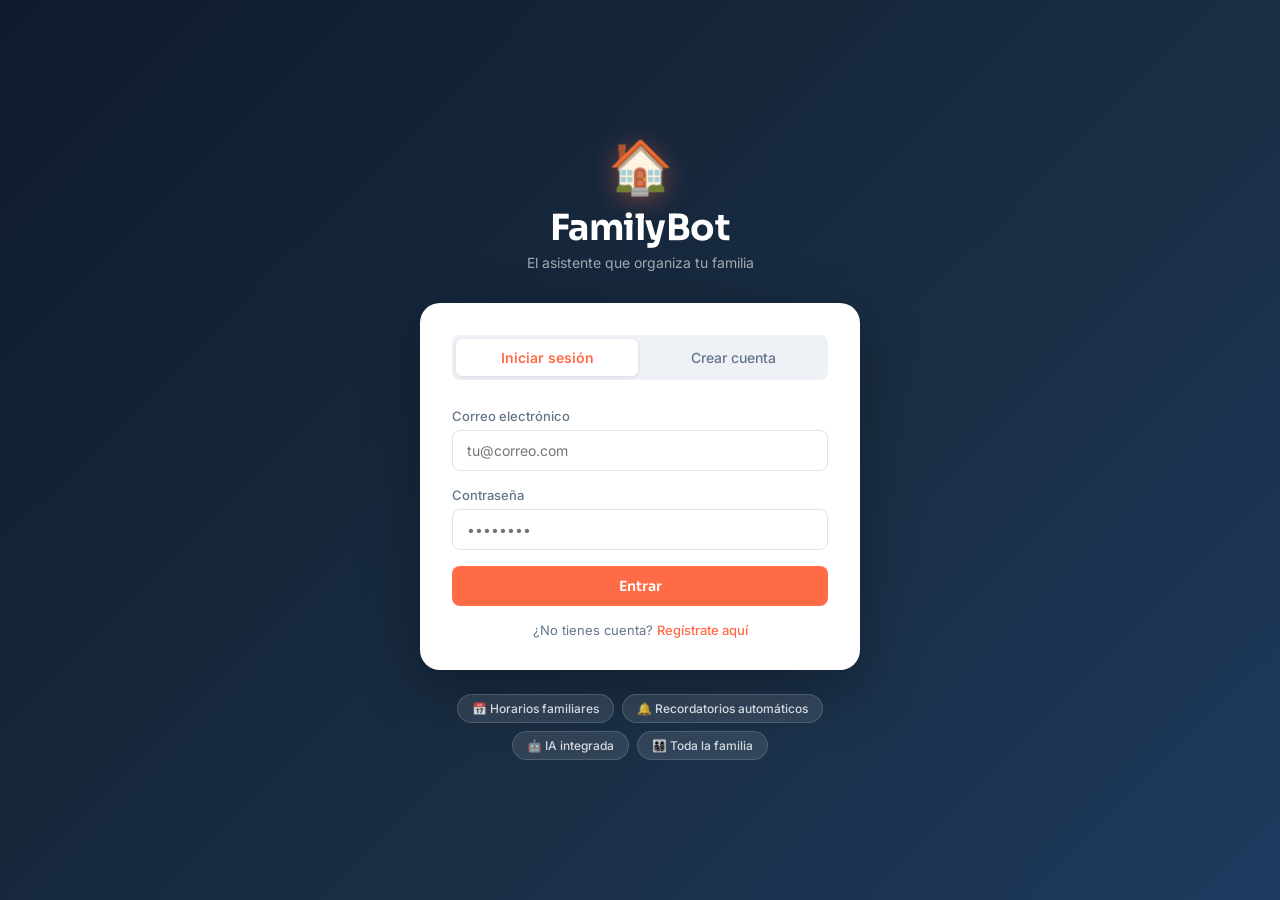
<file: index.html>
<!DOCTYPE html>
<html lang="es">
<head>
  <meta charset="UTF-8" />
  <meta name="viewport" content="width=device-width, initial-scale=1.0"/>
  <title>FamilyBot — Tu asistente familiar</title>
  <link rel="preconnect" href="https://fonts.googleapis.com"/>
  <link href="https://fonts.googleapis.com/css2?family=Sora:wght@300;400;600;700&family=Inter:wght@400;500&display=swap" rel="stylesheet"/>
  <link rel="stylesheet" href="css/style.css"/>
</head>
<body class="auth-page">

  <!-- API KEY MODAL -->
  <div id="apiModal" class="modal-overlay" style="display:none">
    <div class="modal-box">
      <div class="modal-icon">🤖</div>
      <h2>Conectar con Google AI Studio</h2>
      <p>Para que FamilyBot pueda entender tus solicitudes y generar alertas inteligentes, necesita tu clave de API de Google AI Studio (Gemini).</p>
      <div class="api-steps">
        <a href="https://aistudio.google.com/app/apikey" target="_blank" class="api-link">→ Obtener API Key gratis en Google AI Studio</a>
      </div>
      <input type="password" id="apiKeyInput" placeholder="Pega aquí tu API Key de Gemini..." class="api-input"/>
      <div id="apiError" class="api-error" style="display:none">API Key inválida o sin conexión. Verifica e intenta de nuevo.</div>
      <button id="saveApiBtn" class="btn-primary full-width">Conectar y continuar</button>
    </div>
  </div>

  <!-- MAIN AUTH CONTAINER -->
  <div class="auth-container">
    <div class="auth-brand">
      <div class="brand-logo">🏠</div>
      <h1 class="brand-name">FamilyBot</h1>
      <p class="brand-tagline">El asistente que organiza tu familia</p>
    </div>

    <!-- TABS -->
    <div class="auth-card">
      <div class="auth-tabs">
        <button class="tab-btn active" id="loginTab" onclick="switchTab('login')">Iniciar sesión</button>
        <button class="tab-btn" id="registerTab" onclick="switchTab('register')">Crear cuenta</button>
      </div>

      <!-- LOGIN FORM -->
      <div id="loginForm" class="auth-form">
        <div class="form-group">
          <label>Correo electrónico</label>
          <input type="email" id="loginEmail" placeholder="tu@correo.com" class="form-input"/>
        </div>
        <div class="form-group">
          <label>Contraseña</label>
          <input type="password" id="loginPassword" placeholder="••••••••" class="form-input"/>
        </div>
        <div id="loginError" class="form-error" style="display:none"></div>
        <button class="btn-primary full-width" onclick="handleLogin()">Entrar</button>
        <p class="auth-switch">¿No tienes cuenta? <a onclick="switchTab('register')">Regístrate aquí</a></p>
      </div>

      <!-- REGISTER FORM -->
      <div id="registerForm" class="auth-form" style="display:none">
        <div class="form-row">
          <div class="form-group">
            <label>Nombre</label>
            <input type="text" id="regName" placeholder="Tu nombre" class="form-input"/>
          </div>
          <div class="form-group">
            <label>Apellido</label>
            <input type="text" id="regLastName" placeholder="Tu apellido" class="form-input"/>
          </div>
        </div>
        <div class="form-group">
          <label>Correo electrónico</label>
          <input type="email" id="regEmail" placeholder="tu@correo.com" class="form-input"/>
        </div>
        <div class="form-group">
          <label>Contraseña</label>
          <input type="password" id="regPassword" placeholder="Mínimo 6 caracteres" class="form-input"/>
        </div>
        <div class="form-group">
          <label>Tipo de familia</label>
          <select id="regFamilyType" class="form-input">
            <option value="single_parent">Padre/Madre soltero(a)</option>
            <option value="couple">Pareja</option>
            <option value="extended">Familia extendida</option>
          </select>
        </div>
        <div id="regError" class="form-error" style="display:none"></div>
        <button class="btn-primary full-width" onclick="handleRegister()">Crear cuenta</button>
        <p class="auth-switch">¿Ya tienes cuenta? <a onclick="switchTab('login')">Inicia sesión</a></p>
      </div>
    </div>

    <div class="auth-features">
      <div class="feature-pill">📅 Horarios familiares</div>
      <div class="feature-pill">🔔 Recordatorios automáticos</div>
      <div class="feature-pill">🤖 IA integrada</div>
      <div class="feature-pill">👨‍👩‍👧‍👦 Toda la familia</div>
    </div>
  </div>

  <script src="js/auth.js"></script>
  <script src="js/api.js"></script>
</body>
</html>
</file>
<file: css/style.css>
/* ==========================================
   FAMILYBOT - Design System
   Palette: Deep navy + coral accent + clean whites
   Font: Sora (display) + Inter (body)
   ========================================== */

:root {
  --navy: #0F1B2D;
  --navy-mid: #1A2E44;
  --navy-light: #243447;
  --coral: #FF6B47;
  --coral-light: #FF8A6A;
  --coral-dark: #E5501E;
  --blue: #4F8EF7;
  --green: #34C97F;
  --orange: #F59E0B;
  --purple: #8B5CF6;
  --pink: #EC4899;
  --white: #FFFFFF;
  --off-white: #F7F9FC;
  --gray-100: #EEF1F6;
  --gray-200: #DDE2EC;
  --gray-400: #94A3B8;
  --gray-600: #64748B;
  --gray-800: #334155;
  --text: #1E2A3A;
  --sidebar-w: 240px;
  --radius: 12px;
  --radius-sm: 8px;
  --shadow: 0 2px 12px rgba(0,0,0,0.08);
  --shadow-md: 0 4px 24px rgba(0,0,0,0.12);
}

* { box-sizing: border-box; margin: 0; padding: 0; }

body {
  font-family: 'Inter', sans-serif;
  background: var(--off-white);
  color: var(--text);
  min-height: 100vh;
}

/* ==========================================
   AUTH PAGE
   ========================================== */
.auth-page {
  background: linear-gradient(135deg, var(--navy) 0%, var(--navy-mid) 60%, #1E3A5F 100%);
  display: flex;
  flex-direction: column;
  align-items: center;
  justify-content: center;
  min-height: 100vh;
  padding: 24px;
}

.auth-container {
  width: 100%;
  max-width: 440px;
}

.auth-brand {
  text-align: center;
  margin-bottom: 32px;
}

.brand-logo {
  font-size: 52px;
  line-height: 1;
  margin-bottom: 12px;
  filter: drop-shadow(0 4px 12px rgba(255,107,71,0.4));
}

.brand-name {
  font-family: 'Sora', sans-serif;
  font-size: 36px;
  font-weight: 700;
  color: var(--white);
  letter-spacing: -0.5px;
}

.brand-tagline {
  color: rgba(255,255,255,0.6);
  font-size: 14px;
  margin-top: 4px;
}

.auth-card {
  background: var(--white);
  border-radius: 20px;
  padding: 32px;
  box-shadow: 0 20px 60px rgba(0,0,0,0.3);
}

.auth-tabs {
  display: flex;
  gap: 4px;
  background: var(--gray-100);
  border-radius: var(--radius-sm);
  padding: 4px;
  margin-bottom: 28px;
}

.tab-btn {
  flex: 1;
  padding: 10px;
  border: none;
  background: transparent;
  border-radius: 6px;
  font-family: 'Inter', sans-serif;
  font-size: 14px;
  font-weight: 500;
  color: var(--gray-600);
  cursor: pointer;
  transition: all 0.2s;
}

.tab-btn.active {
  background: var(--white);
  color: var(--coral);
  font-weight: 600;
  box-shadow: 0 1px 4px rgba(0,0,0,0.1);
}

.auth-form {}

.form-group {
  margin-bottom: 16px;
}

.form-group label {
  display: block;
  font-size: 13px;
  font-weight: 500;
  color: var(--gray-600);
  margin-bottom: 6px;
}

.form-input {
  width: 100%;
  padding: 11px 14px;
  border: 1.5px solid var(--gray-200);
  border-radius: var(--radius-sm);
  font-family: 'Inter', sans-serif;
  font-size: 14px;
  color: var(--text);
  background: var(--white);
  outline: none;
  transition: border-color 0.2s;
}

.form-input:focus {
  border-color: var(--coral);
}

.form-input.small {
  padding: 7px 10px;
  font-size: 13px;
}

.form-row {
  display: grid;
  grid-template-columns: 1fr 1fr;
  gap: 12px;
}

.form-error {
  background: #FEF2F2;
  color: #EF4444;
  border: 1px solid #FECACA;
  border-radius: var(--radius-sm);
  padding: 10px 14px;
  font-size: 13px;
  margin-bottom: 16px;
}

.auth-switch {
  text-align: center;
  font-size: 13px;
  color: var(--gray-600);
  margin-top: 16px;
}

.auth-switch a {
  color: var(--coral);
  cursor: pointer;
  font-weight: 500;
  text-decoration: none;
}

.auth-features {
  display: flex;
  flex-wrap: wrap;
  gap: 8px;
  justify-content: center;
  margin-top: 24px;
}

.feature-pill {
  background: rgba(255,255,255,0.1);
  color: rgba(255,255,255,0.8);
  border: 1px solid rgba(255,255,255,0.15);
  border-radius: 20px;
  padding: 6px 14px;
  font-size: 12px;
  font-weight: 500;
}

/* ==========================================
   BUTTONS
   ========================================== */
.btn-primary {
  background: var(--coral);
  color: var(--white);
  border: none;
  border-radius: var(--radius-sm);
  padding: 11px 22px;
  font-family: 'Sora', sans-serif;
  font-size: 14px;
  font-weight: 600;
  cursor: pointer;
  transition: all 0.2s;
  white-space: nowrap;
}

.btn-primary:hover { background: var(--coral-dark); transform: translateY(-1px); }
.btn-primary:active { transform: translateY(0); }
.btn-primary.full-width { width: 100%; }

.btn-secondary {
  background: var(--gray-100);
  color: var(--gray-800);
  border: none;
  border-radius: var(--radius-sm);
  padding: 11px 22px;
  font-family: 'Sora', sans-serif;
  font-size: 14px;
  font-weight: 500;
  cursor: pointer;
  transition: all 0.2s;
  white-space: nowrap;
  text-decoration: none;
  display: inline-block;
}

.btn-secondary:hover { background: var(--gray-200); }
.btn-secondary.small { padding: 7px 14px; font-size: 13px; }
.btn-secondary.mt-8 { margin-top: 8px; }

.btn-logout {
  background: transparent;
  border: 1px solid rgba(255,255,255,0.2);
  color: rgba(255,255,255,0.7);
  border-radius: var(--radius-sm);
  padding: 8px 14px;
  font-size: 13px;
  cursor: pointer;
  width: 100%;
  transition: all 0.2s;
  font-family: 'Inter', sans-serif;
}

.btn-logout:hover { background: rgba(255,255,255,0.1); color: var(--white); }

/* ==========================================
   API MODAL
   ========================================== */
.modal-overlay {
  position: fixed;
  inset: 0;
  background: rgba(0,0,0,0.6);
  display: flex;
  align-items: center;
  justify-content: center;
  z-index: 1000;
  padding: 16px;
  backdrop-filter: blur(4px);
}

.modal-box {
  background: var(--white);
  border-radius: 20px;
  padding: 32px;
  width: 100%;
  max-width: 460px;
  box-shadow: var(--shadow-md);
  max-height: 90vh;
  overflow-y: auto;
}

.modal-icon {
  font-size: 48px;
  text-align: center;
  margin-bottom: 16px;
}

.modal-box h2 {
  font-family: 'Sora', sans-serif;
  font-size: 22px;
  font-weight: 700;
  text-align: center;
  margin-bottom: 12px;
  color: var(--navy);
}

.modal-box p {
  text-align: center;
  color: var(--gray-600);
  font-size: 14px;
  line-height: 1.6;
  margin-bottom: 20px;
}

.api-steps { margin-bottom: 16px; }

.api-link {
  display: block;
  color: var(--blue);
  font-size: 13px;
  text-align: center;
  text-decoration: none;
  font-weight: 500;
  margin-bottom: 16px;
}

.api-input {
  width: 100%;
  padding: 12px 14px;
  border: 2px solid var(--gray-200);
  border-radius: var(--radius-sm);
  font-size: 14px;
  font-family: monospace;
  color: var(--text);
  outline: none;
  margin-bottom: 16px;
  transition: border-color 0.2s;
}

.api-input:focus { border-color: var(--coral); }

.api-error {
  background: #FEF2F2;
  color: #EF4444;
  border-radius: var(--radius-sm);
  padding: 10px;
  font-size: 13px;
  text-align: center;
  margin-bottom: 16px;
}

.modal-header {
  display: flex;
  align-items: center;
  justify-content: space-between;
  margin-bottom: 24px;
}

.modal-header h2 {
  font-family: 'Sora', sans-serif;
  font-size: 20px;
  text-align: left;
  margin: 0;
}

.modal-close {
  background: var(--gray-100);
  border: none;
  border-radius: 50%;
  width: 32px;
  height: 32px;
  font-size: 14px;
  cursor: pointer;
  display: flex;
  align-items: center;
  justify-content: center;
  transition: background 0.2s;
}

.modal-close:hover { background: var(--gray-200); }

.modal-actions {
  display: flex;
  gap: 12px;
  justify-content: flex-end;
  margin-top: 24px;
}

/* ==========================================
   APP LAYOUT
   ========================================== */
.app-page {
  display: flex;
  min-height: 100vh;
}

.sidebar {
  width: var(--sidebar-w);
  background: var(--navy);
  display: flex;
  flex-direction: column;
  flex-shrink: 0;
  position: fixed;
  top: 0;
  left: 0;
  height: 100vh;
  z-index: 100;
  transition: transform 0.3s ease;
}

.sidebar-brand {
  display: flex;
  align-items: center;
  gap: 10px;
  padding: 24px 20px;
  border-bottom: 1px solid rgba(255,255,255,0.08);
}

.brand-icon { font-size: 24px; }

.brand-text {
  font-family: 'Sora', sans-serif;
  font-size: 18px;
  font-weight: 700;
  color: var(--white);
}

.sidebar-nav {
  flex: 1;
  min-height: 0;
  overflow-y: auto;
  padding: 16px 12px;
  display: flex;
  flex-direction: column;
  gap: 4px;
}

.nav-item {
  display: flex;
  align-items: center;
  gap: 10px;
  padding: 11px 12px;
  border-radius: var(--radius-sm);
  color: rgba(255,255,255,0.6);
  text-decoration: none;
  font-size: 14px;
  font-weight: 500;
  transition: all 0.2s;
  position: relative;
}

.nav-item:hover {
  background: rgba(255,255,255,0.08);
  color: var(--white);
}

.nav-item.active {
  background: var(--coral);
  color: var(--white);
}

.nav-icon { font-size: 16px; width: 20px; text-align: center; }

.nav-badge {
  background: var(--coral);
  color: var(--white);
  border-radius: 10px;
  font-size: 11px;
  font-weight: 700;
  padding: 2px 6px;
  margin-left: auto;
  min-width: 18px;
  text-align: center;
}

.nav-item.active .nav-badge {
  background: rgba(255,255,255,0.3);
}

.sidebar-footer {
  flex-shrink: 0;
  padding: 16px 12px;
  border-top: 1px solid rgba(255,255,255,0.08);
}

.user-info {
  color: rgba(255,255,255,0.7);
  font-size: 13px;
  margin-bottom: 10px;
  text-overflow: ellipsis;
  overflow: hidden;
  white-space: nowrap;
}

.app-main {
  flex: 1;
  margin-left: var(--sidebar-w);
  display: flex;
  flex-direction: column;
  min-height: 100vh;
}

.app-header {
  background: var(--white);
  border-bottom: 1px solid var(--gray-200);
  padding: 16px 24px;
  display: flex;
  align-items: center;
  gap: 16px;
  position: sticky;
  top: 0;
  z-index: 50;
}

.menu-toggle {
  display: none;
  background: none;
  border: none;
  font-size: 20px;
  cursor: pointer;
  color: var(--gray-600);
}

.page-title {
  font-family: 'Sora', sans-serif;
  font-size: 20px;
  font-weight: 700;
  color: var(--navy);
  flex: 1;
}

.header-date {
  font-size: 13px;
  color: var(--gray-600);
}

/* ==========================================
   DASHBOARD
   ========================================== */
.dashboard-content {
  padding: 24px;
}

.stats-row {
  display: grid;
  grid-template-columns: repeat(4, 1fr);
  gap: 16px;
  margin-bottom: 24px;
}

.stat-card {
  background: var(--white);
  border-radius: var(--radius);
  padding: 20px;
  display: flex;
  align-items: center;
  gap: 16px;
  box-shadow: var(--shadow);
  border-left: 4px solid transparent;
}

.stat-blue { border-color: var(--blue); }
.stat-green { border-color: var(--green); }
.stat-orange { border-color: var(--orange); }
.stat-purple { border-color: var(--purple); }

.stat-icon { font-size: 28px; }

.stat-number {
  font-family: 'Sora', sans-serif;
  font-size: 28px;
  font-weight: 700;
  color: var(--navy);
  line-height: 1;
}

.stat-label {
  font-size: 12px;
  color: var(--gray-600);
  margin-top: 2px;
}

.content-grid {
  display: grid;
  grid-template-columns: 1fr 1fr;
  gap: 20px;
}

/* ==========================================
   CARDS
   ========================================== */
.card {
  background: var(--white);
  border-radius: var(--radius);
  box-shadow: var(--shadow);
  padding: 20px;
}

.card-ai {
  background: linear-gradient(135deg, #0F1B2D 0%, #1A2E44 100%);
  color: var(--white);
}

.card-ai .card-header h2 { color: var(--white); }

.card-header {
  display: flex;
  align-items: center;
  justify-content: space-between;
  margin-bottom: 16px;
}

.card-header h2 {
  font-family: 'Sora', sans-serif;
  font-size: 16px;
  font-weight: 600;
  color: var(--navy);
}

.card-link {
  font-size: 13px;
  color: var(--coral);
  text-decoration: none;
  font-weight: 500;
}

.mt-16 { margin-top: 16px; }

/* ==========================================
   EMPTY STATES
   ========================================== */
.empty-state {
  display: flex;
  flex-direction: column;
  align-items: center;
  padding: 32px 16px;
  gap: 12px;
  text-align: center;
}

.empty-icon { font-size: 36px; }
.empty-state p { font-size: 14px; color: var(--gray-600); }

.empty-page {
  display: flex;
  flex-direction: column;
  align-items: center;
  justify-content: center;
  padding: 80px 24px;
  text-align: center;
  gap: 16px;
}

.empty-big-icon { font-size: 64px; }
.empty-page h2 {
  font-family: 'Sora', sans-serif;
  font-size: 22px;
  color: var(--navy);
}
.empty-page p { color: var(--gray-600); max-width: 320px; }

/* ==========================================
   SCHEDULE ITEMS
   ========================================== */
.schedule-item {
  display: flex;
  align-items: center;
  gap: 12px;
  padding: 10px 0;
  border-bottom: 1px solid var(--gray-100);
}

.schedule-item:last-child { border-bottom: none; }

.schedule-time {
  font-size: 12px;
  font-weight: 600;
  color: var(--gray-600);
  width: 44px;
  flex-shrink: 0;
}

.schedule-dot {
  width: 10px;
  height: 10px;
  border-radius: 50%;
  flex-shrink: 0;
}

.schedule-info {}
.schedule-title { font-size: 14px; font-weight: 500; color: var(--text); }
.schedule-child { font-size: 12px; color: var(--gray-600); }

/* ==========================================
   MEMBERS / PETS GRID
   ========================================== */
.members-grid {
  display: grid;
  grid-template-columns: repeat(auto-fill, minmax(280px, 1fr));
  gap: 20px;
  padding: 24px;
}

.member-card {
  background: var(--white);
  border-radius: var(--radius);
  box-shadow: var(--shadow);
  overflow: hidden;
  transition: transform 0.2s, box-shadow 0.2s;
}

.member-card:hover {
  transform: translateY(-2px);
  box-shadow: var(--shadow-md);
}

.member-card-header {
  padding: 20px;
  display: flex;
  align-items: center;
  gap: 14px;
}

.member-avatar {
  width: 52px;
  height: 52px;
  border-radius: 50%;
  display: flex;
  align-items: center;
  justify-content: center;
  font-size: 24px;
  font-weight: 700;
  color: var(--white);
  flex-shrink: 0;
}

.member-meta h3 {
  font-family: 'Sora', sans-serif;
  font-size: 16px;
  font-weight: 600;
  color: var(--navy);
}

.member-meta p {
  font-size: 12px;
  color: var(--gray-600);
  margin-top: 2px;
}

.member-card-body {
  padding: 0 20px 16px;
}

.member-info-row {
  display: flex;
  align-items: center;
  gap: 8px;
  font-size: 13px;
  color: var(--gray-600);
  margin-bottom: 6px;
}

.member-card-actions {
  display: flex;
  gap: 8px;
  padding: 12px 20px;
  border-top: 1px solid var(--gray-100);
}

.member-card-actions button {
  flex: 1;
  padding: 8px;
  border: none;
  border-radius: var(--radius-sm);
  font-size: 13px;
  cursor: pointer;
  font-family: 'Inter', sans-serif;
  font-weight: 500;
  transition: background 0.2s;
}

.btn-edit-member { background: var(--gray-100); color: var(--gray-800); }
.btn-edit-member:hover { background: var(--gray-200); }
.btn-delete-member { background: #FEF2F2; color: #EF4444; }
.btn-delete-member:hover { background: #FECACA; }

.role-btn {
  padding: 8px 14px;
  border-radius: 20px;
  border: 1.5px solid var(--gray-200);
  background: transparent;
  font-size: 13px;
  font-weight: 500;
  color: var(--gray-600);
  cursor: pointer;
  transition: all 0.2s;
}

.role-btn.active {
  background: var(--coral);
  border-color: var(--coral);
  color: var(--white);
}

.children-overview .child-mini {
  display: flex;
  align-items: center;
  gap: 10px;
  padding: 8px 0;
  border-bottom: 1px solid var(--gray-100);
}

.children-overview .child-mini:last-child { border-bottom: none; }

.child-mini-avatar {
  width: 32px;
  height: 32px;
  border-radius: 50%;
  display: flex;
  align-items: center;
  justify-content: center;
  font-size: 14px;
  font-weight: 700;
  color: var(--white);
}

.child-mini-name { font-size: 14px; font-weight: 500; }
.child-mini-school { font-size: 12px; color: var(--gray-600); }

/* ==========================================
   DAYS PICKER & COLOR PICKER
   ========================================== */
.days-picker {
  display: flex;
  gap: 6px;
  flex-wrap: wrap;
}

.day-btn {
  width: 36px;
  height: 36px;
  border-radius: 50%;
  border: 2px solid var(--gray-200);
  background: transparent;
  font-size: 12px;
  font-weight: 600;
  color: var(--gray-600);
  cursor: pointer;
  transition: all 0.2s;
}

.day-btn.active {
  background: var(--coral);
  border-color: var(--coral);
  color: var(--white);
}

.color-picker {
  display: flex;
  gap: 8px;
}

.color-btn {
  width: 32px;
  height: 32px;
  border-radius: 50%;
  border: 3px solid transparent;
  cursor: pointer;
  transition: all 0.2s;
}

.color-btn.active {
  border-color: var(--gray-800);
  transform: scale(1.15);
}

/* ==========================================
   SCHEDULE PAGE
   ========================================== */
.page-content { padding: 24px; }

.week-nav {
  display: flex;
  align-items: center;
  gap: 12px;
  margin-bottom: 20px;
}

.week-btn {
  background: var(--white);
  border: 1px solid var(--gray-200);
  border-radius: var(--radius-sm);
  padding: 8px 14px;
  font-size: 16px;
  cursor: pointer;
  transition: background 0.2s;
}

.week-btn:hover { background: var(--gray-100); }
.today-btn { font-size: 13px; font-weight: 500; color: var(--coral); }

.week-label {
  font-family: 'Sora', sans-serif;
  font-size: 16px;
  font-weight: 600;
  color: var(--navy);
  flex: 1;
  text-align: center;
}

.week-grid {
  display: grid;
  grid-template-columns: repeat(7, 1fr);
  gap: 8px;
  margin-bottom: 24px;
}

.week-day-col {
  background: var(--white);
  border-radius: var(--radius-sm);
  overflow: hidden;
  min-height: 120px;
  box-shadow: var(--shadow);
}

.week-day-header {
  padding: 8px;
  text-align: center;
  border-bottom: 1px solid var(--gray-100);
}

.week-day-name {
  font-size: 11px;
  font-weight: 600;
  color: var(--gray-600);
  text-transform: uppercase;
}

.week-day-num {
  font-family: 'Sora', sans-serif;
  font-size: 18px;
  font-weight: 700;
  color: var(--navy);
}

.week-day-col.today .week-day-num {
  background: var(--coral);
  color: var(--white);
  width: 30px;
  height: 30px;
  border-radius: 50%;
  display: flex;
  align-items: center;
  justify-content: center;
  margin: 2px auto 0;
  font-size: 14px;
}

.week-day-events { padding: 6px; }

.week-event-chip {
  font-size: 10px;
  padding: 3px 6px;
  border-radius: 4px;
  color: var(--white);
  margin-bottom: 3px;
  white-space: nowrap;
  overflow: hidden;
  text-overflow: ellipsis;
  cursor: pointer;
}

.filter-row {
  display: flex;
  gap: 8px;
}

.events-list { display: flex; flex-direction: column; gap: 8px; }

.event-item {
  display: flex;
  align-items: center;
  gap: 12px;
  padding: 12px;
  border-radius: var(--radius-sm);
  background: var(--off-white);
  transition: background 0.2s;
}

.event-item:hover { background: var(--gray-100); }

.event-type-icon {
  font-size: 20px;
  width: 36px;
  height: 36px;
  border-radius: 50%;
  display: flex;
  align-items: center;
  justify-content: center;
  background: var(--gray-100);
  flex-shrink: 0;
}

.event-info { flex: 1; }
.event-title { font-size: 14px; font-weight: 500; color: var(--text); }
.event-meta { font-size: 12px; color: var(--gray-600); margin-top: 2px; }

.event-actions { display: flex; gap: 6px; }

.event-action-btn {
  background: none;
  border: none;
  font-size: 15px;
  cursor: pointer;
  padding: 4px;
  border-radius: 4px;
  transition: background 0.2s;
}

.event-action-btn:hover { background: var(--gray-200); }

/* ==========================================
   ALERTS PAGE
   ========================================== */
.alert-filters {
  display: flex;
  gap: 8px;
  margin-bottom: 20px;
  flex-wrap: wrap;
}

.filter-btn {
  padding: 8px 16px;
  border: 1.5px solid var(--gray-200);
  border-radius: 20px;
  background: var(--white);
  font-size: 13px;
  font-weight: 500;
  color: var(--gray-600);
  cursor: pointer;
  transition: all 0.2s;
}

.filter-btn.active {
  background: var(--coral);
  border-color: var(--coral);
  color: var(--white);
}

.alerts-page-list { display: flex; flex-direction: column; gap: 10px; }

.alert-item {
  background: var(--white);
  border-radius: var(--radius);
  padding: 16px 20px;
  display: flex;
  align-items: flex-start;
  gap: 14px;
  box-shadow: var(--shadow);
  border-left: 4px solid var(--gray-200);
  transition: all 0.2s;
}

.alert-item.unread { border-left-color: var(--coral); }
.alert-item.pickup { border-left-color: var(--blue); }
.alert-item.task { border-left-color: var(--purple); }
.alert-item.activity { border-left-color: var(--green); }

.alert-icon { font-size: 24px; }

.alert-body { flex: 1; }
.alert-title { font-size: 14px; font-weight: 600; color: var(--navy); }
.alert-desc { font-size: 13px; color: var(--gray-600); margin-top: 3px; }
.alert-time { font-size: 11px; color: var(--gray-400); margin-top: 4px; }

.alert-mark {
  background: none;
  border: none;
  font-size: 12px;
  color: var(--gray-400);
  cursor: pointer;
  padding: 4px 8px;
  border-radius: var(--radius-sm);
  transition: background 0.2s;
}

.alert-mark:hover { background: var(--gray-100); color: var(--text); }

.alerts-list .alert-item {
  padding: 10px 12px;
  box-shadow: none;
  background: var(--off-white);
}

/* ==========================================
   SHOPPING LIST
   ========================================== */
.shopping-add-row {
  display: flex;
  gap: 10px;
  margin-bottom: 16px;
}

.shopping-add-row .form-input:first-child { flex: 1; }
.shopping-add-row .form-input.small { width: 140px; }

.shopping-list, .tasks-list {
  display: flex;
  flex-direction: column;
  gap: 8px;
}

.shopping-item {
  display: flex;
  align-items: center;
  gap: 12px;
  padding: 10px 12px;
  border-radius: var(--radius-sm);
  background: var(--off-white);
}

.shopping-item input[type="checkbox"],
.event-item .task-check {
  width: 18px;
  height: 18px;
  accent-color: var(--coral);
  flex-shrink: 0;
  cursor: pointer;
}

.shopping-item-info {
  flex: 1;
  display: flex;
  justify-content: space-between;
  align-items: center;
  gap: 8px;
}

.shopping-item-name { font-size: 14px; color: var(--text); }
.shopping-item-qty { font-size: 12px; color: var(--gray-600); }

.shopping-item.checked .shopping-item-name {
  text-decoration: line-through;
  color: var(--gray-400);
}

/* ==========================================
   EXPENSES
   ========================================== */
.expense-item {
  display: flex;
  align-items: center;
  gap: 12px;
  padding: 12px;
  border-radius: var(--radius-sm);
  background: var(--off-white);
}

.expense-amount {
  font-size: 14px;
  font-weight: 600;
  color: var(--navy);
  white-space: nowrap;
}

/* ==========================================
   SETTINGS
   ========================================== */
.settings-row {
  display: flex;
  align-items: center;
  justify-content: space-between;
  gap: 16px;
  padding: 12px 0;
}

.settings-row-title { font-size: 14px; font-weight: 600; color: var(--navy); }
.settings-row-desc { font-size: 12px; color: var(--gray-600); margin-top: 2px; max-width: 420px; }

.toggle-switch {
  position: relative;
  display: inline-block;
  width: 44px;
  height: 24px;
  flex-shrink: 0;
}

.toggle-switch input {
  opacity: 0;
  width: 0;
  height: 0;
}

.toggle-slider {
  position: absolute;
  cursor: pointer;
  inset: 0;
  background: var(--gray-200);
  transition: 0.2s;
  border-radius: 24px;
}

.toggle-slider::before {
  content: "";
  position: absolute;
  height: 18px;
  width: 18px;
  left: 3px;
  bottom: 3px;
  background: var(--white);
  transition: 0.2s;
  border-radius: 50%;
}

.toggle-switch input:checked + .toggle-slider { background: var(--coral); }
.toggle-switch input:checked + .toggle-slider::before { transform: translateX(20px); }

/* ==========================================
   CHAT / ASSISTANT
   ========================================== */
.chat-wrapper {
  flex: 1;
  display: flex;
  flex-direction: column;
  height: calc(100vh - 65px);
}

.chat-messages {
  flex: 1;
  overflow-y: auto;
  padding: 24px;
  display: flex;
  flex-direction: column;
  gap: 16px;
}

.chat-welcome {
  display: flex;
  flex-direction: column;
  align-items: center;
  text-align: center;
  padding: 40px 24px;
  max-width: 600px;
  margin: auto;
}

.welcome-icon { font-size: 56px; margin-bottom: 16px; }

.chat-welcome h2 {
  font-family: 'Sora', sans-serif;
  font-size: 24px;
  font-weight: 700;
  color: var(--navy);
  margin-bottom: 8px;
}

.chat-welcome p {
  color: var(--gray-600);
  font-size: 15px;
  line-height: 1.6;
  margin-bottom: 24px;
}

.quick-prompts {
  display: flex;
  flex-wrap: wrap;
  gap: 8px;
  justify-content: center;
}

.quick-prompt {
  background: var(--off-white);
  border: 1.5px solid var(--gray-200);
  border-radius: 20px;
  padding: 8px 16px;
  font-size: 13px;
  color: var(--gray-600);
  cursor: pointer;
  transition: all 0.2s;
}

.quick-prompt:hover {
  border-color: var(--coral);
  color: var(--coral);
  background: var(--white);
}

.msg {
  display: flex;
  gap: 10px;
  max-width: 75%;
}

.msg.user { align-self: flex-end; flex-direction: row-reverse; }

.msg-avatar {
  width: 36px;
  height: 36px;
  border-radius: 50%;
  display: flex;
  align-items: center;
  justify-content: center;
  font-size: 18px;
  flex-shrink: 0;
}

.msg.bot .msg-avatar { background: var(--coral); }
.msg.user .msg-avatar { background: var(--navy); }

.msg-bubble {
  background: var(--white);
  border-radius: 16px;
  border-bottom-left-radius: 4px;
  padding: 12px 16px;
  font-size: 14px;
  line-height: 1.6;
  box-shadow: var(--shadow);
  color: var(--text);
}

.msg.user .msg-bubble {
  background: var(--coral);
  color: var(--white);
  border-radius: 16px;
  border-bottom-right-radius: 4px;
}

.msg-bubble p { margin-bottom: 8px; }
.msg-bubble p:last-child { margin-bottom: 0; }

.typing-indicator {
  display: flex;
  gap: 4px;
  align-items: center;
  padding: 4px 0;
}

.typing-dot {
  width: 8px;
  height: 8px;
  background: var(--gray-400);
  border-radius: 50%;
  animation: typing 1.2s infinite;
}

.typing-dot:nth-child(2) { animation-delay: 0.2s; }
.typing-dot:nth-child(3) { animation-delay: 0.4s; }

@keyframes typing {
  0%, 60%, 100% { transform: translateY(0); }
  30% { transform: translateY(-6px); }
}

.chat-input-area {
  background: var(--white);
  border-top: 1px solid var(--gray-200);
  padding: 16px 24px;
}

.chat-input-row {
  display: flex;
  gap: 10px;
  align-items: flex-end;
}

.chat-textarea {
  flex: 1;
  padding: 12px 16px;
  border: 1.5px solid var(--gray-200);
  border-radius: 12px;
  font-family: 'Inter', sans-serif;
  font-size: 14px;
  resize: none;
  outline: none;
  transition: border-color 0.2s;
  max-height: 140px;
  overflow-y: auto;
  line-height: 1.5;
}

.chat-textarea:focus { border-color: var(--coral); }

.btn-send {
  background: var(--coral);
  color: var(--white);
  border: none;
  border-radius: 10px;
  width: 44px;
  height: 44px;
  font-size: 16px;
  cursor: pointer;
  display: flex;
  align-items: center;
  justify-content: center;
  flex-shrink: 0;
  transition: all 0.2s;
}

.btn-send:hover { background: var(--coral-dark); }
.btn-send:disabled { opacity: 0.5; cursor: not-allowed; }

.chat-hint { font-size: 11px; color: var(--gray-400); margin-top: 6px; }

/* ==========================================
   QUICK AI (DASHBOARD)
   ========================================== */
.quick-ai {
  display: flex;
  flex-direction: column;
  gap: 10px;
}

.quick-ai .form-input {
  background: rgba(255,255,255,0.12);
  border-color: rgba(255,255,255,0.2);
  color: var(--white);
}

.quick-ai .form-input::placeholder { color: rgba(255,255,255,0.4); }
.quick-ai .form-input:focus { border-color: var(--coral); }

.quick-answer {
  background: rgba(255,255,255,0.1);
  border-radius: var(--radius-sm);
  padding: 12px;
  font-size: 14px;
  color: rgba(255,255,255,0.9);
  line-height: 1.6;
  border-left: 3px solid var(--coral);
}

/* ==========================================
   ALERTS CONFIG CHECKBOXES
   ========================================== */
.alerts-config {
  display: flex;
  flex-wrap: wrap;
  gap: 12px;
}

.check-label {
  display: flex;
  align-items: center;
  gap: 6px;
  font-size: 13px;
  color: var(--gray-600);
  cursor: pointer;
}

.check-label input { accent-color: var(--coral); }

/* ==========================================
   TOAST
   ========================================== */
.toast {
  position: fixed;
  bottom: 24px;
  right: 24px;
  background: var(--navy);
  color: var(--white);
  padding: 12px 20px;
  border-radius: var(--radius-sm);
  font-size: 14px;
  font-weight: 500;
  z-index: 2000;
  box-shadow: var(--shadow-md);
  animation: toastIn 0.3s ease;
  max-width: 320px;
}

.toast.success { border-left: 4px solid var(--green); }
.toast.error { border-left: 4px solid #EF4444; }
.toast.info { border-left: 4px solid var(--blue); }

@keyframes toastIn {
  from { transform: translateY(20px); opacity: 0; }
  to { transform: translateY(0); opacity: 1; }
}

/* ==========================================
   WHATSAPP-STYLE NOTIFICATION
   ========================================== */
.wa-notification {
  position: fixed;
  top: 20px;
  right: 20px;
  width: 320px;
  max-width: calc(100vw - 32px);
  background: var(--white);
  border-radius: 12px;
  box-shadow: 0 8px 30px rgba(0,0,0,0.25);
  z-index: 3000;
  overflow: hidden;
  border-left: 4px solid #25D366;
  cursor: pointer;
  animation: waSlideIn 0.3s ease;
}

.wa-notification.closing { animation: waSlideOut 0.3s ease forwards; }

.wa-notification-header {
  display: flex;
  align-items: center;
  gap: 10px;
  padding: 10px 12px 4px 14px;
}

.wa-notification-avatar {
  width: 30px;
  height: 30px;
  border-radius: 50%;
  background: #25D366;
  color: var(--white);
  display: flex;
  align-items: center;
  justify-content: center;
  font-size: 14px;
  flex-shrink: 0;
}

.wa-notification-name {
  font-family: 'Sora', sans-serif;
  font-weight: 700;
  font-size: 13px;
  color: var(--text);
  flex: 1;
}

.wa-notification-time { font-size: 11px; color: var(--gray-400); }

.wa-notification-close {
  background: none;
  border: none;
  font-size: 12px;
  color: var(--gray-400);
  cursor: pointer;
  padding: 4px 6px;
  border-radius: 4px;
  transition: background 0.2s;
}

.wa-notification-close:hover { background: var(--gray-100); }

.wa-notification-body { padding: 2px 14px 14px 54px; }
.wa-notification-title { font-size: 13px; font-weight: 600; color: var(--text); margin-bottom: 2px; }
.wa-notification-desc { font-size: 12px; color: var(--gray-600); line-height: 1.4; }

@keyframes waSlideIn {
  from { transform: translateX(120%); opacity: 0; }
  to { transform: translateX(0); opacity: 1; }
}

@keyframes waSlideOut {
  from { transform: translateX(0); opacity: 1; }
  to { transform: translateX(120%); opacity: 0; }
}

@media (max-width: 480px) {
  .wa-notification { top: 12px; right: 16px; left: 16px; width: auto; }
}

/* ==========================================
   RESPONSIVE
   ========================================== */
@media (max-width: 768px) {
  .sidebar {
    transform: translateX(-100%);
  }

  .sidebar.open {
    transform: translateX(0);
  }

  .app-main {
    margin-left: 0;
  }

  .menu-toggle { display: block; }

  .stats-row {
    grid-template-columns: repeat(2, 1fr);
  }

  .content-grid {
    grid-template-columns: 1fr;
  }

  .week-grid {
    grid-template-columns: repeat(7, minmax(80px, 1fr));
    overflow-x: auto;
  }

  .form-row {
    grid-template-columns: 1fr;
  }

  .members-grid {
    grid-template-columns: 1fr;
    padding: 16px;
  }
}

@media (max-width: 480px) {
  .stats-row { grid-template-columns: 1fr 1fr; }
  .auth-card { padding: 24px 20px; }
  .dashboard-content { padding: 16px; }
  .page-content { padding: 16px; }
  .chat-messages { padding: 16px; }
}
</file>
